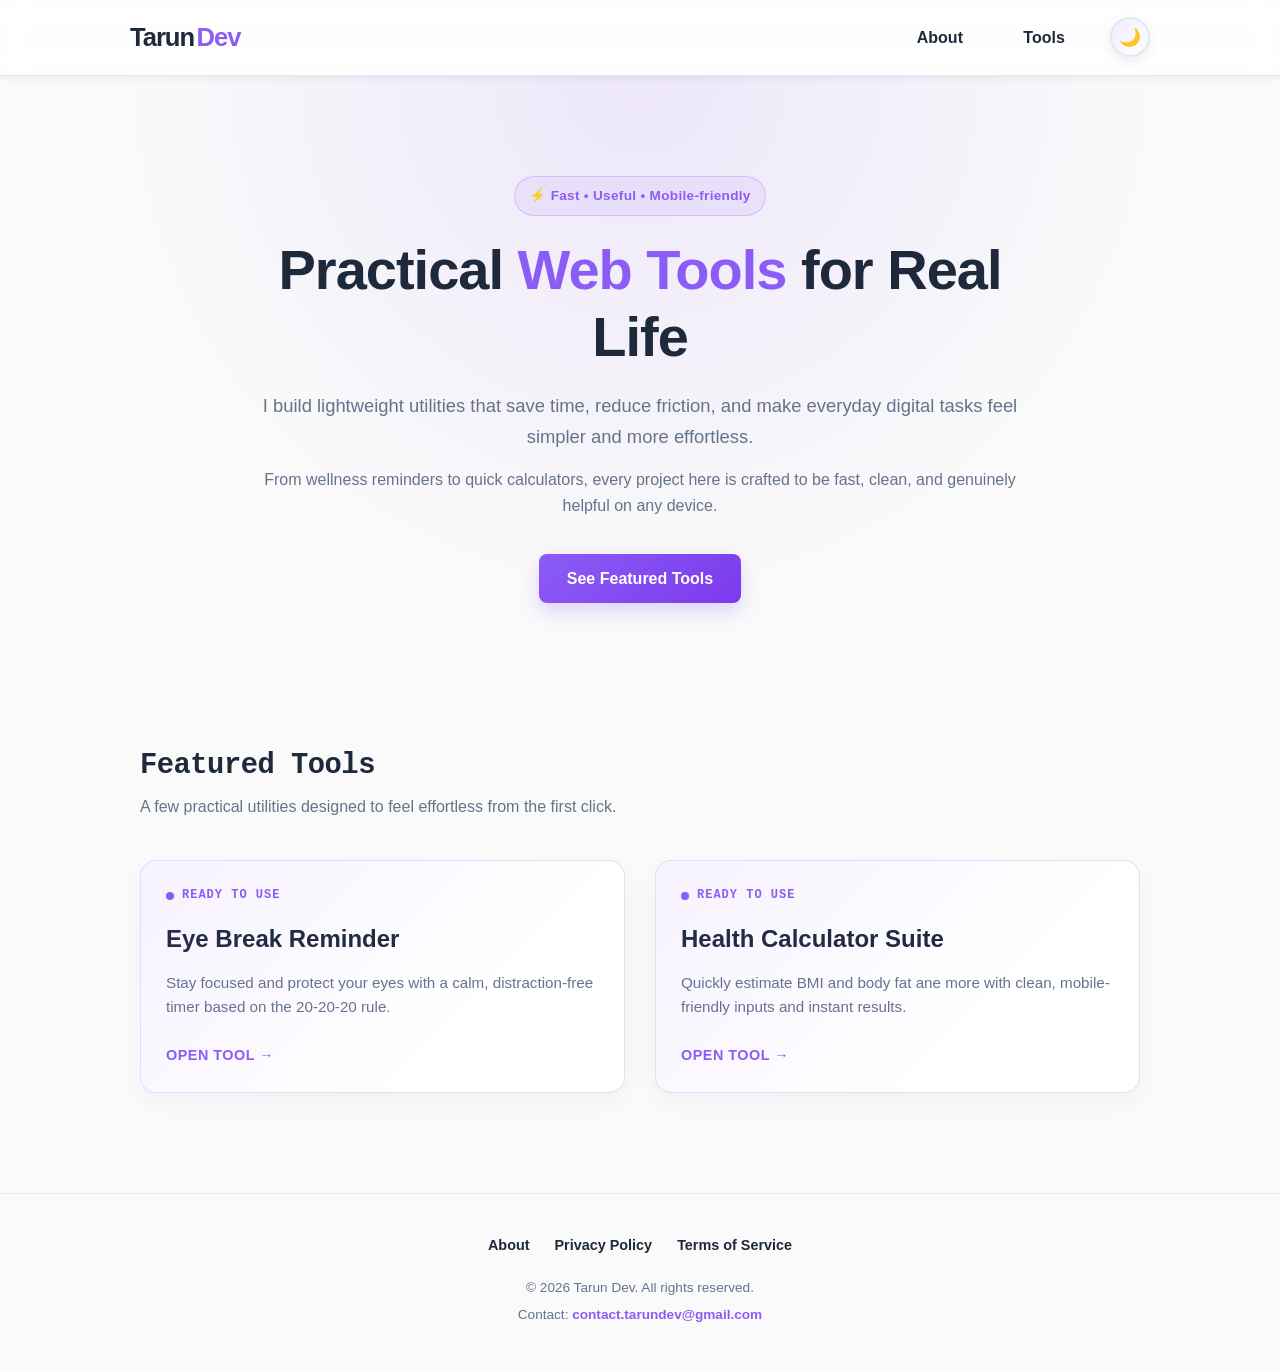
<file: index.html>
<!DOCTYPE html>
<html lang="en">

<head>
    <meta charset="UTF-8">
    <meta name="viewport" content="width=device-width, initial-scale=1.0">
    <title>Tarun Dev | Central Projects Hub</title>

    <!-- Google AdSense Verification Code (DO NOT REMOVE) -->
    <script async src="https://pagead2.googlesyndication.com/pagead/js/adsbygoogle.js?client=ca-pub-7743006192348662"
        crossorigin="anonymous"></script>

    <!-- External CSS file link -->
    <link rel="stylesheet" href="style.css">
</head>

<body>

    <!-- NAVBAR START -->
    <nav class="navbar">
        <div class="nav-container">
            <a href="#" class="brand-logo">Tarun<span>Dev</span></a>

            <div class="nav-links">
                <a href="#about" class="nav-item">About</a>
                <a href="#projects" class="nav-item">Tools</a>

                <!-- Theme Toggle Button -->
                <button id="theme-toggle" class="theme-btn" aria-label="Toggle Dark Mode">
                    <span id="theme-icon">🌙</span>
                </button>
            </div>
        </div>
    </nav>
    <!-- NAVBAR END -->

    <main>
        <!-- HERO / ABOUT SECTION -->
        <section id="about" class="hero-section">
            <div class="hero-container">
                <p class="hero-badge">⚡ Fast • Useful • Mobile-friendly</p>
                <h1 class="hero-title">Practical <span class="highlight">Web Tools</span> for Real Life</h1>

                <p class="hero-subtitle">
                    I build lightweight utilities that save time, reduce friction, and make everyday digital tasks feel
                    simpler and more effortless.
                </p>

                <p class="hero-description">
                    From wellness reminders to quick calculators, every project here is crafted to be fast, clean, and
                    genuinely helpful on any device.
                </p>

                <div class="hero-actions">
                    <a href="#projects" class="btn btn-primary">See Featured Tools</a>
                </div>
            </div>
        </section>

        <!-- PROJECTS SECTION -->
        <section id="projects" class="projects-section">
            <div class="projects-container">
                <div class="section-header">
                    <h2 class="section-title">Featured Tools</h2>
                    <p class="section-subtitle">A few practical utilities designed to feel effortless from the first click.</p>
                </div>

                <div class="projects-grid">

                    <!-- Card 1: Eye Rest -->
                    <div class="floating-card delay-1">
                        <div class="card-status"><span class="pulse"></span> READY TO USE</div>
                        <h3 class="card-title">Eye Break Reminder</h3>
                        <p class="card-text">
                            Stay focused and protect your eyes with a calm, distraction-free timer based on the
                            20-20-20 rule.
                        </p>
                        <a href="https://7-tarun.github.io/Vibe-Coding/Eye-Break/" class="card-link" target="_blank" rel="noopener noreferrer">Open Tool
                            &rarr;</a>
                    </div>

                    <!-- Card 2: Health Calculators -->
                    <div class="floating-card delay-2">
                        <div class="card-status"><span class="pulse"></span> READY TO USE</div>
                        <h3 class="card-title">Health Calculator Suite</h3>
                        <p class="card-text">
                            Quickly estimate BMI and body fat ane more with clean, mobile-friendly inputs and instant results.
                        </p>
                        <a href="https://7-tarun.github.io/Vibe-Coding/Health-Calculators/" class="card-link" target="_blank" rel="noopener noreferrer">Open
                            Tool &rarr;</a>
                    </div>

                </div>
            </div>
        </section>

    </main>

    <!-- FOOTER AREA (Strictly for AdSense Compliance) -->
    <footer class="site-footer">
        <div class="footer-container">
            <div class="footer-links">
                <a href="about.html">About</a>
                <a href="privacy-policy.html">Privacy Policy</a>
                <a href="terms.html">Terms of Service</a>
            </div>

            <div class="footer-info">
                <p>&copy; 2026 Tarun Dev. All rights reserved.</p>
                <p>Contact: <span id="secure-email">Loading...</span></p>
            </div>
        </div>
    </footer>


    <!-- External JS file link -->
    <script src="script.js"></script>
</body>

</html>
</file>
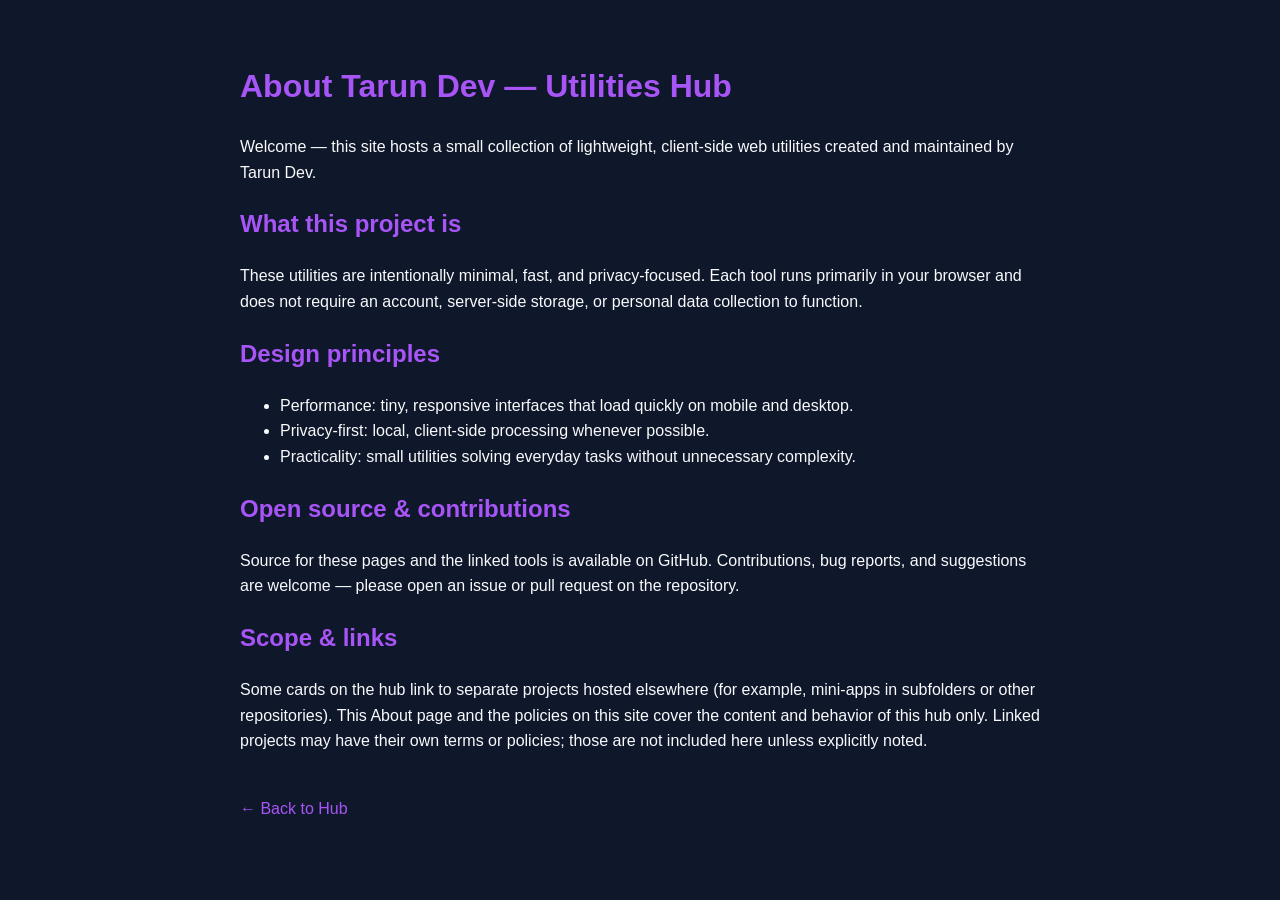
<file: about.html>
<!DOCTYPE html>
<html lang="en">

<head>
    <meta charset="UTF-8">
    <meta name="viewport" content="width=device-width, initial-scale=1.0">
    <title>About Us - Tarun Dev Utilities</title>
    <style>
        body {
            font-family: sans-serif;
            background-color: #0f172a;
            color: #f8fafc;
            padding: 40px 20px;
            line-height: 1.6;
            max-width: 800px;
            margin: 0 auto;
        }

        h1,
        h2 {
            color: #a855f7;
        }

        a {
            color: #a855f7;
            text-decoration: none;
        }
    </style>
</head>

<body>
    <h1>About Tarun Dev — Utilities Hub</h1>
    <p>Welcome — this site hosts a small collection of lightweight, client-side web utilities created and maintained by Tarun Dev.</p>

    <h2>What this project is</h2>
    <p>These utilities are intentionally minimal, fast, and privacy-focused. Each tool runs primarily in your browser and does not require an account, server-side storage, or personal data collection to function.</p>

    <h2>Design principles</h2>
    <ul>
        <li>Performance: tiny, responsive interfaces that load quickly on mobile and desktop.</li>
        <li>Privacy-first: local, client-side processing whenever possible.</li>
        <li>Practicality: small utilities solving everyday tasks without unnecessary complexity.</li>
    </ul>

    <h2>Open source & contributions</h2>
    <p>Source for these pages and the linked tools is available on GitHub. Contributions, bug reports, and suggestions are welcome — please open an issue or pull request on the repository.</p>

    <h2>Scope & links</h2>
    <p>Some cards on the hub link to separate projects hosted elsewhere (for example, mini-apps in subfolders or other repositories). This About page and the policies on this site cover the content and behavior of this hub only. Linked projects may have their own terms or policies; those are not included here unless explicitly noted.</p>

    <br><a href="index.html">&larr; Back to Hub</a>
</body>

</html>
</file>
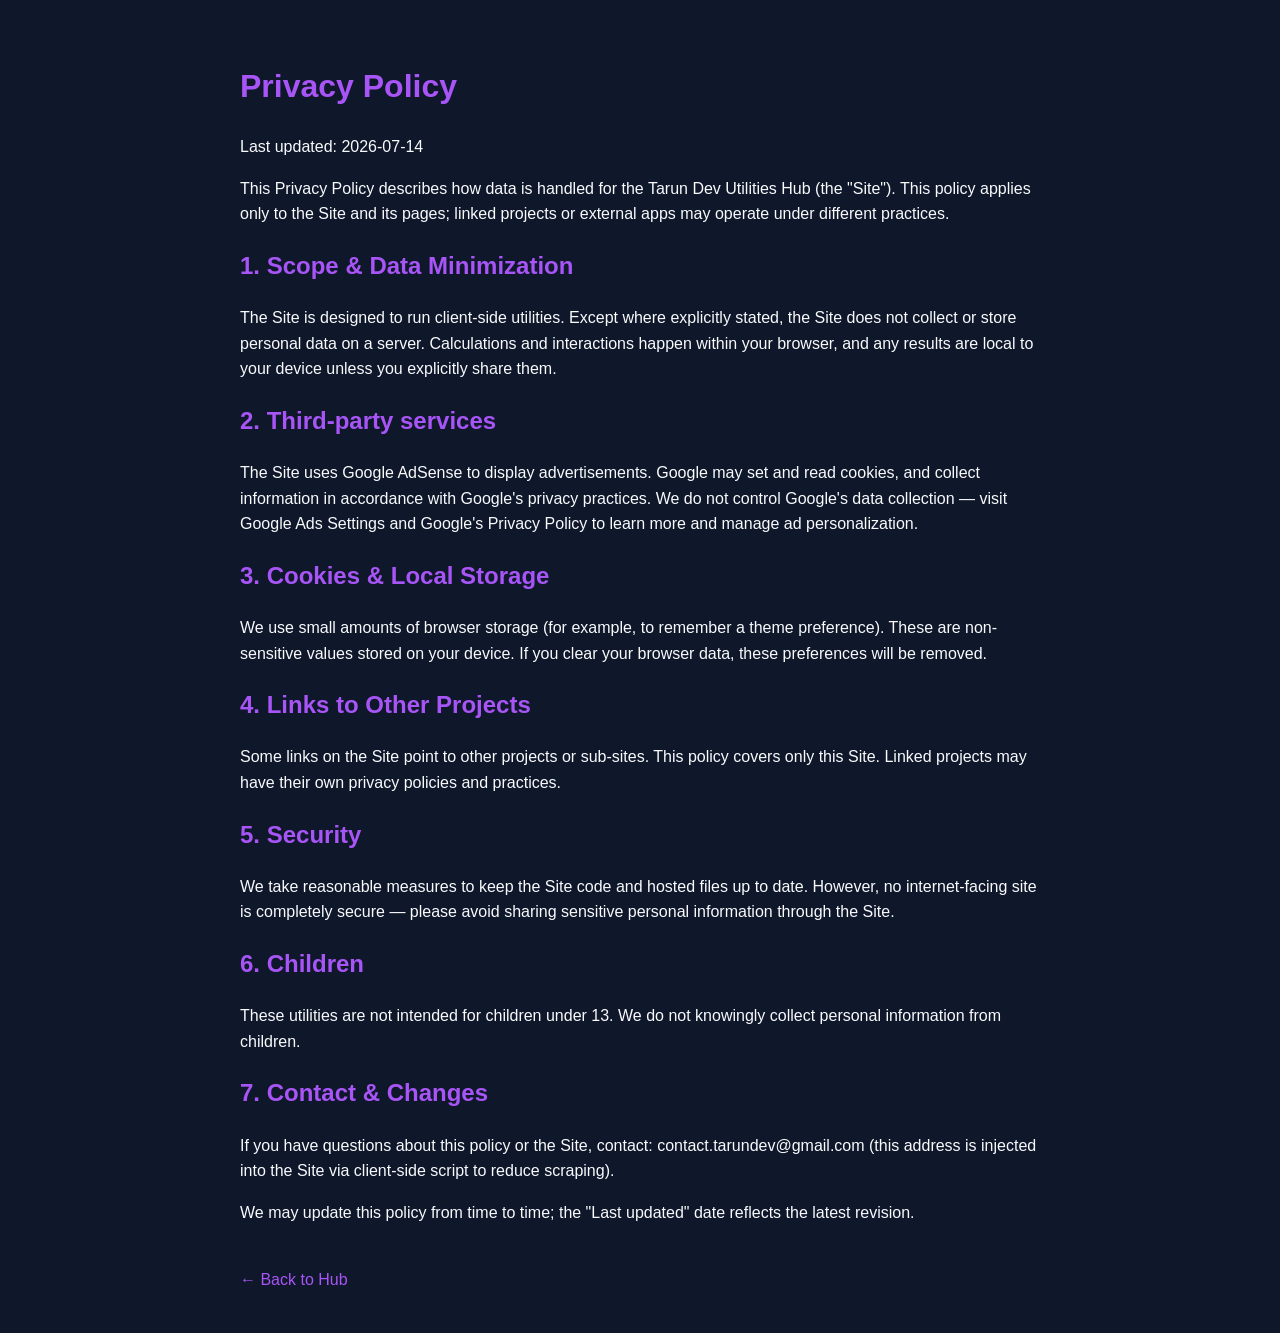
<file: privacy-policy.html>
<!DOCTYPE html>
<html lang="en">

<head>
    <meta charset="UTF-8">
    <meta name="viewport" content="width=device-width, initial-scale=1.0">
    <title>Privacy Policy - Tarun Dev Utilities</title>
    <style>
        body {
            font-family: sans-serif;
            background-color: #0f172a;
            color: #f8fafc;
            padding: 40px 20px;
            line-height: 1.6;
            max-width: 800px;
            margin: 0 auto;
        }

        h1,
        h2 {
            color: #a855f7;
        }

        a {
            color: #a855f7;
            text-decoration: none;
        }
    </style>
</head>

<body>
    <h1>Privacy Policy</h1>
    <p>Last updated: 2026-07-14</p>

    <p>This Privacy Policy describes how data is handled for the Tarun Dev Utilities Hub (the "Site"). This policy applies only to the Site and its pages; linked projects or external apps may operate under different practices.</p>

    <h2>1. Scope & Data Minimization</h2>
    <p>The Site is designed to run client-side utilities. Except where explicitly stated, the Site does not collect or store personal data on a server. Calculations and interactions happen within your browser, and any results are local to your device unless you explicitly share them.</p>

    <h2>2. Third-party services</h2>
    <p>The Site uses Google AdSense to display advertisements. Google may set and read cookies, and collect information in accordance with Google's privacy practices. We do not control Google's data collection — visit Google Ads Settings and Google's Privacy Policy to learn more and manage ad personalization.</p>

    <h2>3. Cookies & Local Storage</h2>
    <p>We use small amounts of browser storage (for example, to remember a theme preference). These are non-sensitive values stored on your device. If you clear your browser data, these preferences will be removed.</p>

    <h2>4. Links to Other Projects</h2>
    <p>Some links on the Site point to other projects or sub-sites. This policy covers only this Site. Linked projects may have their own privacy policies and practices.</p>

    <h2>5. Security</h2>
    <p>We take reasonable measures to keep the Site code and hosted files up to date. However, no internet-facing site is completely secure — please avoid sharing sensitive personal information through the Site.</p>

    <h2>6. Children</h2>
    <p>These utilities are not intended for children under 13. We do not knowingly collect personal information from children.</p>

    <h2>7. Contact & Changes</h2>
    <p>If you have questions about this policy or the Site, contact: contact.tarundev@gmail.com (this address is injected into the Site via client-side script to reduce scraping).</p>
    <p>We may update this policy from time to time; the "Last updated" date reflects the latest revision.</p>
    <br><a href="index.html">&larr; Back to Hub</a>
</body>

</html>
</file>
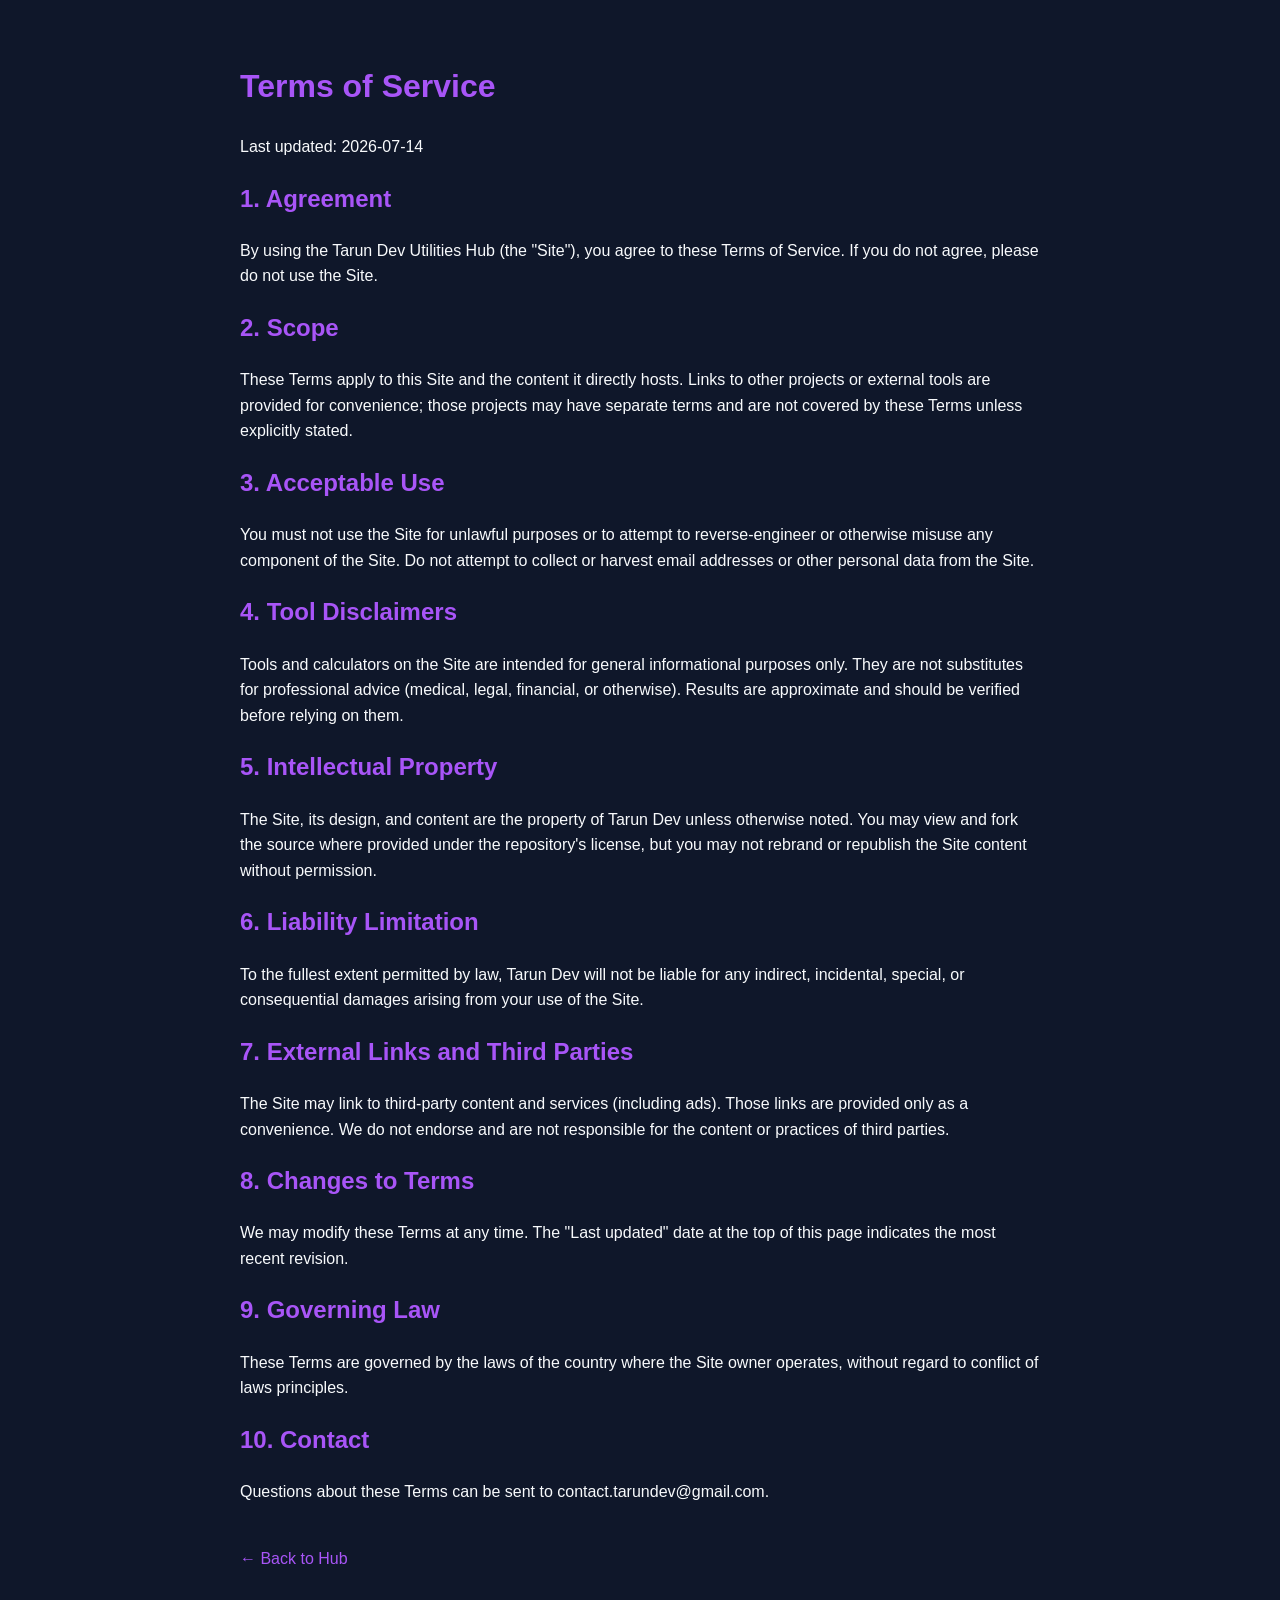
<file: terms.html>
<!DOCTYPE html>
<html lang="en">

<head>
    <meta charset="UTF-8">
    <meta name="viewport" content="width=device-width, initial-scale=1.0">
    <title>Terms of Service - Tarun Dev Utilities</title>
    <style>
        body {
            font-family: sans-serif;
            background-color: #0f172a;
            color: #f8fafc;
            padding: 40px 20px;
            line-height: 1.6;
            max-width: 800px;
            margin: 0 auto;
        }

        h1,
        h2 {
            color: #a855f7;
        }

        a {
            color: #a855f7;
            text-decoration: none;
        }
    </style>
</head>

<body>
    <h1>Terms of Service</h1>
    <p>Last updated: 2026-07-14</p>

    <h2>1. Agreement</h2>
    <p>By using the Tarun Dev Utilities Hub (the "Site"), you agree to these Terms of Service. If you do not agree, please do not use the Site.</p>

    <h2>2. Scope</h2>
    <p>These Terms apply to this Site and the content it directly hosts. Links to other projects or external tools are provided for convenience; those projects may have separate terms and are not covered by these Terms unless explicitly stated.</p>

    <h2>3. Acceptable Use</h2>
    <p>You must not use the Site for unlawful purposes or to attempt to reverse-engineer or otherwise misuse any component of the Site. Do not attempt to collect or harvest email addresses or other personal data from the Site.</p>

    <h2>4. Tool Disclaimers</h2>
    <p>Tools and calculators on the Site are intended for general informational purposes only. They are not substitutes for professional advice (medical, legal, financial, or otherwise). Results are approximate and should be verified before relying on them.</p>

    <h2>5. Intellectual Property</h2>
    <p>The Site, its design, and content are the property of Tarun Dev unless otherwise noted. You may view and fork the source where provided under the repository's license, but you may not rebrand or republish the Site content without permission.</p>

    <h2>6. Liability Limitation</h2>
    <p>To the fullest extent permitted by law, Tarun Dev will not be liable for any indirect, incidental, special, or consequential damages arising from your use of the Site.</p>

    <h2>7. External Links and Third Parties</h2>
    <p>The Site may link to third-party content and services (including ads). Those links are provided only as a convenience. We do not endorse and are not responsible for the content or practices of third parties.</p>

    <h2>8. Changes to Terms</h2>
    <p>We may modify these Terms at any time. The "Last updated" date at the top of this page indicates the most recent revision.</p>

    <h2>9. Governing Law</h2>
    <p>These Terms are governed by the laws of the country where the Site owner operates, without regard to conflict of laws principles.</p>

    <h2>10. Contact</h2>
    <p>Questions about these Terms can be sent to contact.tarundev@gmail.com.</p>

    <br><a href="index.html">&larr; Back to Hub</a>
</body>

</html>
</file>
<file: style.css>
/* =========================================
   1. ROOT VARIABLES (Color Palette)
   ========================================= */
:root {
    /* Light Theme (Default) */
    --bg-color: #FAFAFA;
    --surface-color: #FFFFFF;
    --text-main: #1E293B;
    --text-muted: #64748B;
    --accent: #8B5CF6;       /* Electric Purple */
    --accent-hover: #7C3AED;
    --border-color: #E2E8F0;
    --shadow-subtle: 0 4px 6px -1px rgba(0, 0, 0, 0.05);
}

/* Jab body par .dark-mode class lagegi, ye variables activate honge */
body.dark-mode {
    --bg-color: #0F172A;
    --surface-color: #1E293B;
    --text-main: #F8FAFC;
    --text-muted: #94A3B8;
    --accent: #A855F7;       /* Glowing Electric Purple */
    --accent-hover: #D8B4FE;
    --border-color: #334155;
    --shadow-subtle: 0 4px 6px -1px rgba(0, 0, 0, 0.3);
}

/* =========================================
   2. BASE RESET & TYPOGRAPHY
   ========================================= */
* {
    margin: 0;
    padding: 0;
    box-sizing: border-box;
    -webkit-tap-highlight-color: transparent;
}

body {
    font-family: 'Segoe UI', Tahoma, Geneva, Verdana, sans-serif;
    background-color: var(--bg-color);
    color: var(--text-main);
    transition: background-color 0.3s ease, color 0.3s ease; /* Smooth Theme Transition */
    line-height: 1.6;
}

/* Smooth scroll for anchor links */
html {
    scroll-behavior: smooth;
}

/* =========================================
   3. NAVBAR STYLING (Mobile-First)
   ========================================= */
.navbar {
    background: rgba(255, 255, 255, 0.82);
    backdrop-filter: blur(12px);
    -webkit-backdrop-filter: blur(12px);
    border-bottom: 1px solid var(--border-color);
    position: sticky;
    top: 0;
    z-index: 1000;
    box-shadow: var(--shadow-subtle);
    transition: background-color 0.3s ease, border-color 0.3s ease, box-shadow 0.3s ease;
}

body.dark-mode .navbar {
    background: rgba(15, 23, 42, 0.82);
    border-bottom-color: rgba(148, 163, 184, 0.22);
    box-shadow: 0 10px 30px rgba(2, 6, 23, 0.28);
}

.nav-container {
    max-width: 1100px;
    margin: 0 auto;
    padding: 14px 20px;
    display: flex;
    justify-content: space-between;
    align-items: center;
}

.brand-logo {
    font-size: clamp(1.35rem, 2vw, 1.8rem);
    font-weight: 900;
    text-decoration: none;
    color: var(--text-main);
    letter-spacing: -0.04em;
    display: inline-flex;
    align-items: center;
    gap: 0.15rem;
    transition: opacity 0.15s ease, transform 0.15s ease;
}

.brand-logo span {
    color: var(--accent);
}

.nav-links {
    display: flex;
    align-items: center;
    gap: 12px;
}

.nav-item {
    text-decoration: none;
    color: var(--text-main);
    font-weight: 700;
    font-size: 0.95rem;
    padding: 0.5rem 0.8rem;
    border-radius: 999px;
    transition: all 0.2s ease;
}


/* Theme Toggle Button */
.theme-btn {
    background: linear-gradient(135deg, rgba(139, 92, 246, 0.12), rgba(255, 255, 255, 0.9));
    border: 2px solid var(--border-color);
    border-radius: 50%;
    width: 40px;
    height: 40px;
    display: flex;
    justify-content: center;
    align-items: center;
    cursor: pointer;
    font-size: 1.1rem;
    color: var(--text-main);
    transform: rotate(var(--toggle-rotation, 0deg));
    transition: transform 0.35s cubic-bezier(0.2, 0.8, 0.2, 1), background-color 0.3s ease, border-color 0.3s ease, box-shadow 0.3s ease;
    box-shadow: 0 4px 12px rgba(15, 23, 42, 0.08);
}

body.dark-mode .theme-btn {
    background: linear-gradient(135deg, rgba(168, 85, 247, 0.22), rgba(30, 41, 59, 0.95));
    box-shadow: inset 0 1px 0 rgba(255, 255, 255, 0.08), 0 4px 12px rgba(2, 6, 23, 0.24);
}

@media (min-width: 768px) {
    .nav-container {
        padding: 16px 24px;
    }

    .nav-links {
        gap: 18px;
    }

    .nav-item {
        font-size: 1rem;
        padding: 0.6rem 0.95rem;
    }
}

/* =========================================
   5. HERO / ABOUT SECTION
   ========================================= */
.hero-section {
    padding: 80px 20px 60px;
    text-align: center;
    position: relative;
}

.hero-section::before {
    content: "";
    position: absolute;
    inset: 0;
    background: radial-gradient(circle at top, rgba(139, 92, 246, 0.12), transparent 60%);
    pointer-events: none;
}

.hero-container {
    max-width: 800px;
    margin: 0 auto;
    position: relative;
    z-index: 1;
}

.hero-badge {
    display: inline-flex;
    align-items: center;
    gap: 8px;
    padding: 8px 14px;
    border: 1px solid rgba(139, 92, 246, 0.25);
    border-radius: 999px;
    background: rgba(139, 92, 246, 0.08);
    color: var(--accent);
    font-size: 0.85rem;
    font-weight: 700;
    letter-spacing: 0.3px;
    margin-bottom: 20px;
}

.hero-title {
    font-size: 2.8rem;
    font-weight: 800;
    line-height: 1.2;
    margin-bottom: 20px;
    color: var(--text-main);
    letter-spacing: -1px;
}

/* Glowing text highlight for electric accent */
.highlight {
    color: var(--accent);
}

.hero-subtitle {
    font-size: 1.15rem;
    color: var(--text-muted);
    margin-bottom: 15px;
    line-height: 1.7;
}

.hero-description {
    font-size: 1rem;
    color: var(--text-muted);
    margin-bottom: 35px;
    line-height: 1.6;
}

/* Global Button Styles */
.btn {
    display: inline-block;
    padding: 12px 28px;
    border-radius: 8px;
    text-decoration: none;
    font-weight: 600;
    font-size: 1rem;
    transition: all 0.3s ease;
}

/* Primary Accent Button with satisfying hover lift & glow */
.btn-primary {
    background: linear-gradient(135deg, var(--accent), #7C3AED);
    color: #ffffff; /* Always white text on accent background */
    box-shadow: 0 8px 20px rgba(139, 92, 246, 0.25);
}


/* =========================================
   6. PROJECTS GRID & 3D FLOATING CARDS (REFINED)
   ========================================= */
.projects-section {
    padding: 60px 20px 100px;
}

.projects-container {
    max-width: 1000px;
    margin: 0 auto;
}

.section-header {
    margin-bottom: 40px;
}

.section-title {
    font-size: 1.8rem;
    color: var(--text-main);
    font-family: monospace;
    letter-spacing: -0.5px;
}

.section-subtitle {
    color: var(--text-muted);
    font-size: 1rem;
    margin-top: 5px;
}

/* Adjusted min-width from 320px to 280px to fix bulky feeling */
.projects-grid {
    display: grid;
    grid-template-columns: repeat(auto-fit, minmax(280px, 1fr));
    gap: 30px;
}

/* Base Card Structure */
.floating-card {
    background-color: var(--surface-color);
    border: 1px solid rgba(139, 92, 246, 0.22); 
    border-radius: 16px;
    padding: 25px;
    position: relative;
    z-index: 1;
    overflow: hidden;
    
    display: flex;
    flex-direction: column;

    transform-style: preserve-3d;
    will-change: transform, box-shadow;
    
    animation: breathe 3.5s ease-in-out infinite;
    transition: all 0.3s cubic-bezier(0.175, 0.885, 0.32, 1.275);

    box-shadow: 0 10px 25px rgba(15, 23, 42, 0.04);
}

.floating-card::before {
    content: "";
    position: absolute;
    inset: 0;
    background: linear-gradient(135deg, rgba(139, 92, 246, 0.08), transparent 70%);
    pointer-events: none;
}

.delay-1 { animation-delay: 0s; }
.delay-2 { animation-delay: 1.2s; }

/* Tighter keyframes for faster, non-jittery breathing */
@keyframes breathe {
    0%, 100% { transform: translateY(0); }
    50% { transform: translateY(-6px); }
}

/* Internal Card Styling */
.card-status {
    font-size: 0.75rem;
    font-weight: 700;
    font-family: monospace;
    color: var(--accent);
    margin-bottom: 15px;
    display: flex;
    align-items: center;
    gap: 8px;
    letter-spacing: 1px;
}

.pulse {
    width: 8px;
    height: 8px;
    background-color: var(--accent);
    border-radius: 50%;
    animation: pulse-glow 2s infinite;
}

@keyframes pulse-glow {
    0% { box-shadow: 0 0 0 0 rgba(139, 92, 246, 0.7); }
    70% { box-shadow: 0 0 0 6px rgba(139, 92, 246, 0); }
    100% { box-shadow: 0 0 0 0 rgba(139, 92, 246, 0); }
}

.card-title {
    font-size: 1.5rem;
    color: var(--text-main);
    margin-bottom: 12px;
}

/* flex-grow: 1 takes up all empty space, pushing the link down */
.card-text {
    font-size: 0.95rem;
    color: var(--text-muted);
    line-height: 1.6;
    margin-bottom: 25px;
    flex-grow: 1; 
}

.card-link {
    display: inline-block;
    text-decoration: none;
    color: var(--accent);
    font-weight: 700;
    font-size: 0.9rem;
    text-transform: uppercase;
    letter-spacing: 0.5px;
    transition: color 0.3s, transform 0.15s ease;
    align-self: flex-start; /* Keeps the button from stretching across the bottom */
}


/* =========================================
   7. FOOTER & TRUST LINKS 
   ========================================= */
.site-footer {
    border-top: 1px solid var(--border-color);
    padding: 40px 20px;
    text-align: center;
    background-color: var(--bg-color);
    transition: background-color 0.3s ease, border-color 0.3s ease;
}

.footer-container {
    max-width: 800px;
    margin: 0 auto;
}

.footer-links {
    margin-bottom: 20px;
    display: flex;
    justify-content: center;
    flex-wrap: wrap;
    gap: 25px;
}

.footer-links a {
    color: var(--text-main);
    text-decoration: none;
    font-size: 0.9rem;
    font-weight: 600;
    transition: color 0.2s ease, transform 0.15s ease;
}

.footer-info p {
    color: var(--text-muted);
    font-size: 0.85rem;
    margin-bottom: 5px;
}

.secure-link {
    color: var(--accent);
    text-decoration: none;
    font-weight: 600;
}


/* =========================================
   4. DESKTOP MEDIA QUERY
   ========================================= */
@media (min-width: 768px) {
    .nav-container {
        padding: 15px 40px;
    }
    .nav-links {
        gap: 30px; /* Badi screen par links fail jayenge */
    }
    .hero-title {
        font-size: 3.5rem;
    }
    .hero-section {
        padding: 100px 20px 80px;
    }
}

/* =========================================
   8. DESKTOP HOVER (mouse / fine pointer)
   ========================================= */
@media (hover: hover) and (pointer: fine) {
    .nav-item:hover {
        color: var(--accent);
        background: rgba(139, 92, 246, 0.08);
    }

    body.dark-mode .nav-item:hover {
        color: var(--accent-hover);
        background: rgba(168, 85, 247, 0.14);
    }

    .theme-btn:hover {
        border-color: var(--accent);
        transform: rotate(var(--toggle-rotation, 0deg)) scale(1.08);
    }

    .btn-primary:hover {
        background: linear-gradient(135deg, var(--accent-hover), #9333EA);
        transform: translateY(-3px);
        box-shadow: 0 10px 24px rgba(139, 92, 246, 0.32);
    }

    .floating-card:hover {
        animation-play-state: paused;
        transform: translateY(-8px) scale(1.01);
        border-color: var(--accent);
        box-shadow: 0 20px 35px -8px rgba(139, 92, 246, 0.25);
        z-index: 2;
    }

    .card-link:hover {
        color: var(--accent-hover);
        text-shadow: 0 0 8px rgba(139, 92, 246, 0.4);
    }

    .footer-links a:hover {
        color: var(--accent);
    }

    .secure-link:hover {
        text-decoration: underline;
    }
}

/* =========================================
   9. MOBILE / TOUCH TAP FEEDBACK
   ========================================= */
@media (hover: none), (pointer: coarse) {
    .brand-logo:active {
        opacity: 0.75;
        transform: scale(0.98);
    }

    .nav-item:active {
        color: var(--accent);
        background: rgba(139, 92, 246, 0.16);
        transform: scale(0.96);
    }

    body.dark-mode .nav-item:active {
        color: var(--accent-hover);
        background: rgba(168, 85, 247, 0.22);
    }

    .theme-btn:active {
        border-color: var(--accent);
        transform: rotate(var(--toggle-rotation, 0deg)) scale(0.9);
        box-shadow: 0 2px 8px rgba(139, 92, 246, 0.25);
    }

    .btn-primary:active {
        transform: scale(0.96);
        box-shadow: 0 4px 12px rgba(139, 92, 246, 0.35);
    }

    .floating-card:active {
        animation-play-state: paused;
        transform: scale(0.98);
        border-color: var(--accent);
        box-shadow: 0 12px 24px -6px rgba(139, 92, 246, 0.28);
    }

    .card-link:active {
        color: var(--accent-hover);
        transform: translateX(4px);
    }

    .footer-links a:active {
        color: var(--accent);
        transform: scale(0.97);
    }

    .secure-link:active {
        color: var(--accent-hover);
        text-decoration: underline;
        opacity: 0.85;
    }
}

@media (max-width: 767px) {
    .hero-title {
        font-size: clamp(2rem, 8vw, 2.8rem);
    }

    .hero-section {
        padding: 56px 16px 48px;
    }

    .projects-section {
        padding: 48px 16px 72px;
    }

    .projects-grid {
        gap: 20px;
    }

    .floating-card {
        padding: 20px;
    }

    .nav-container {
        padding: 12px 16px;
    }

    .footer-links {
        gap: 16px;
    }
}
</file>
